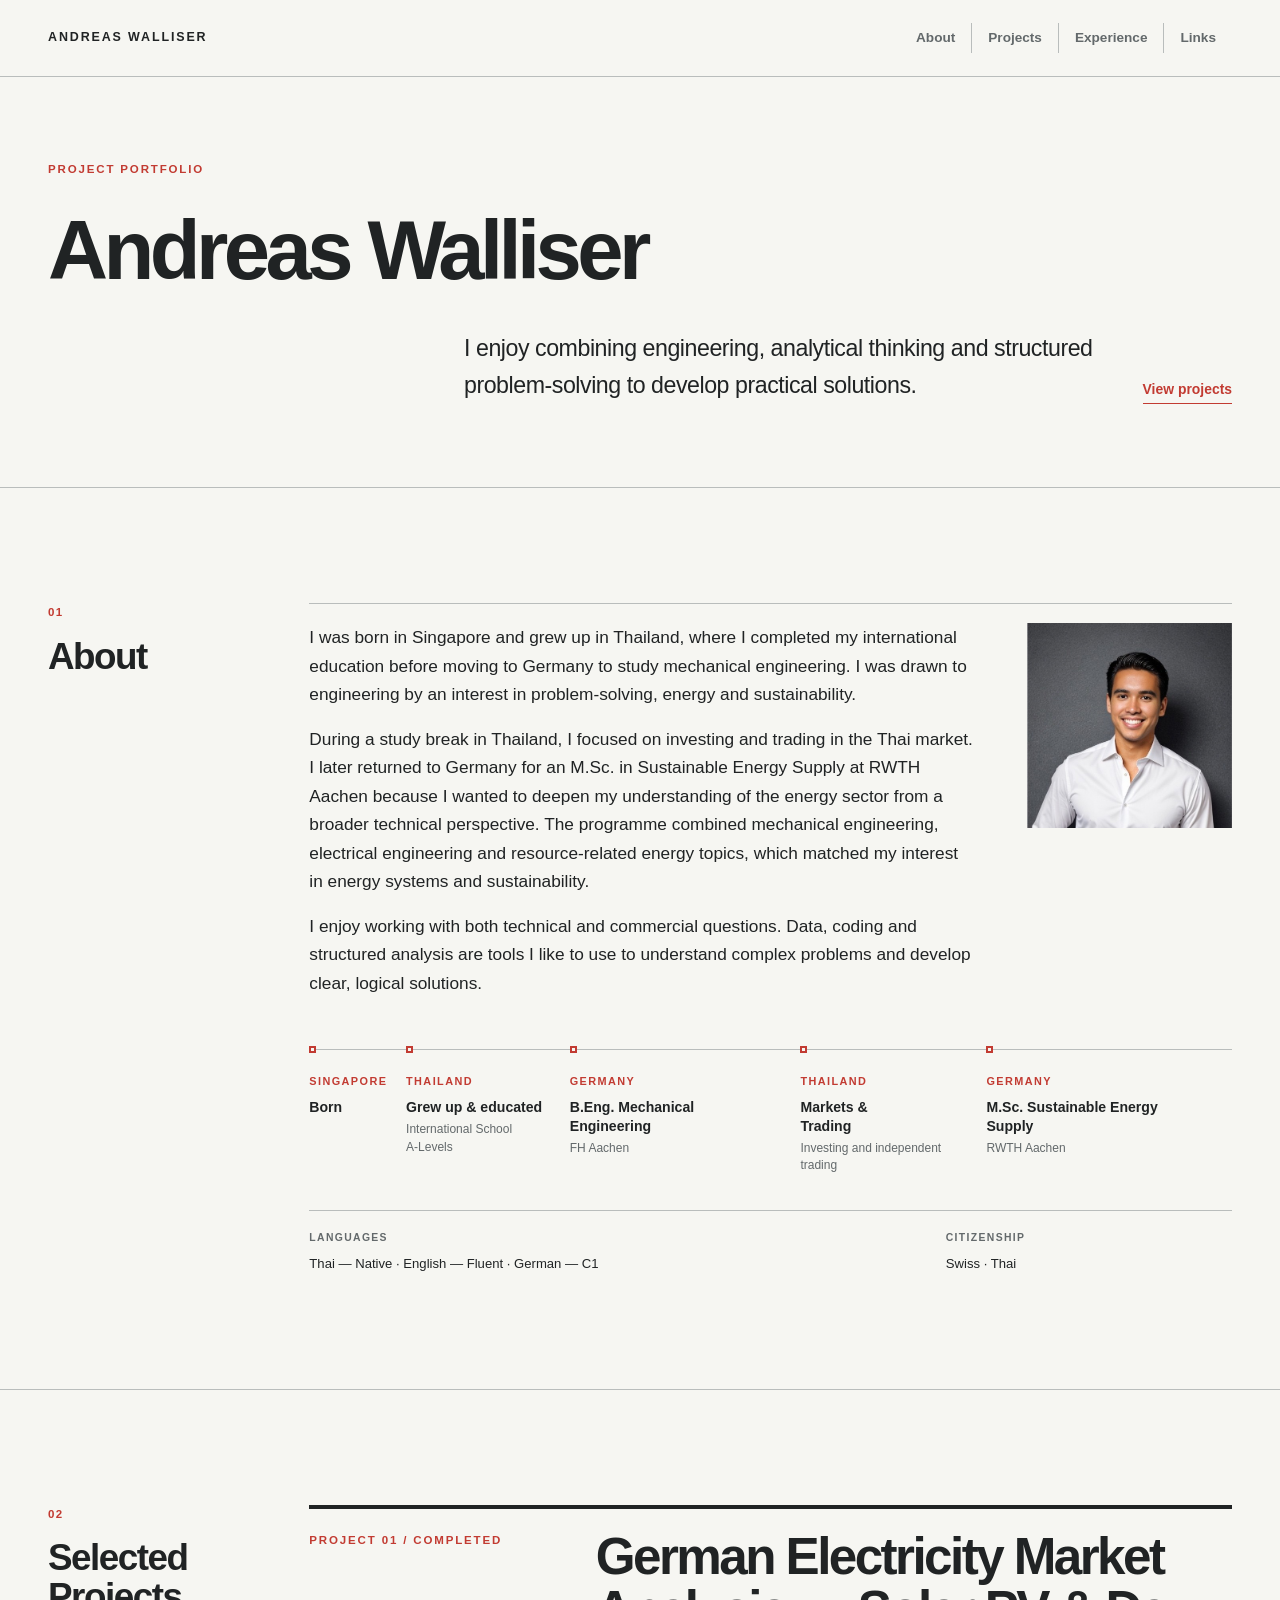
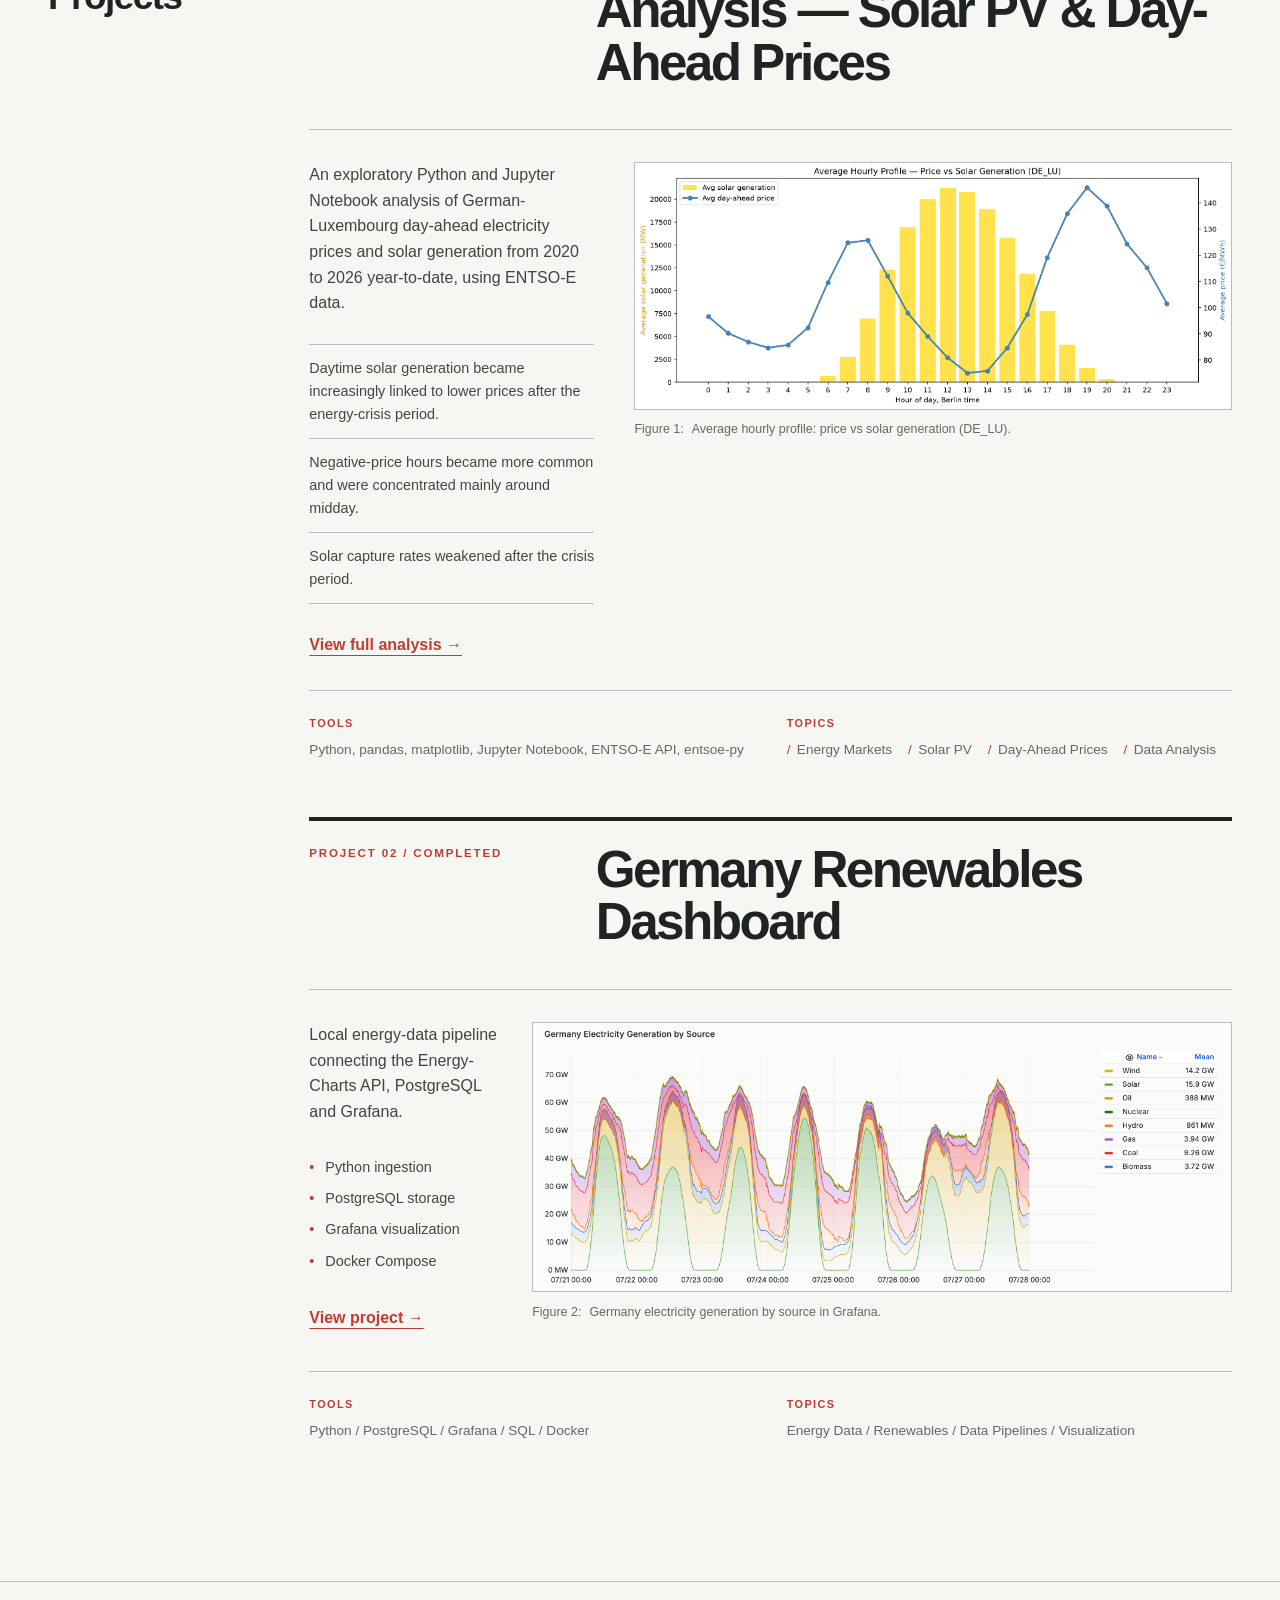
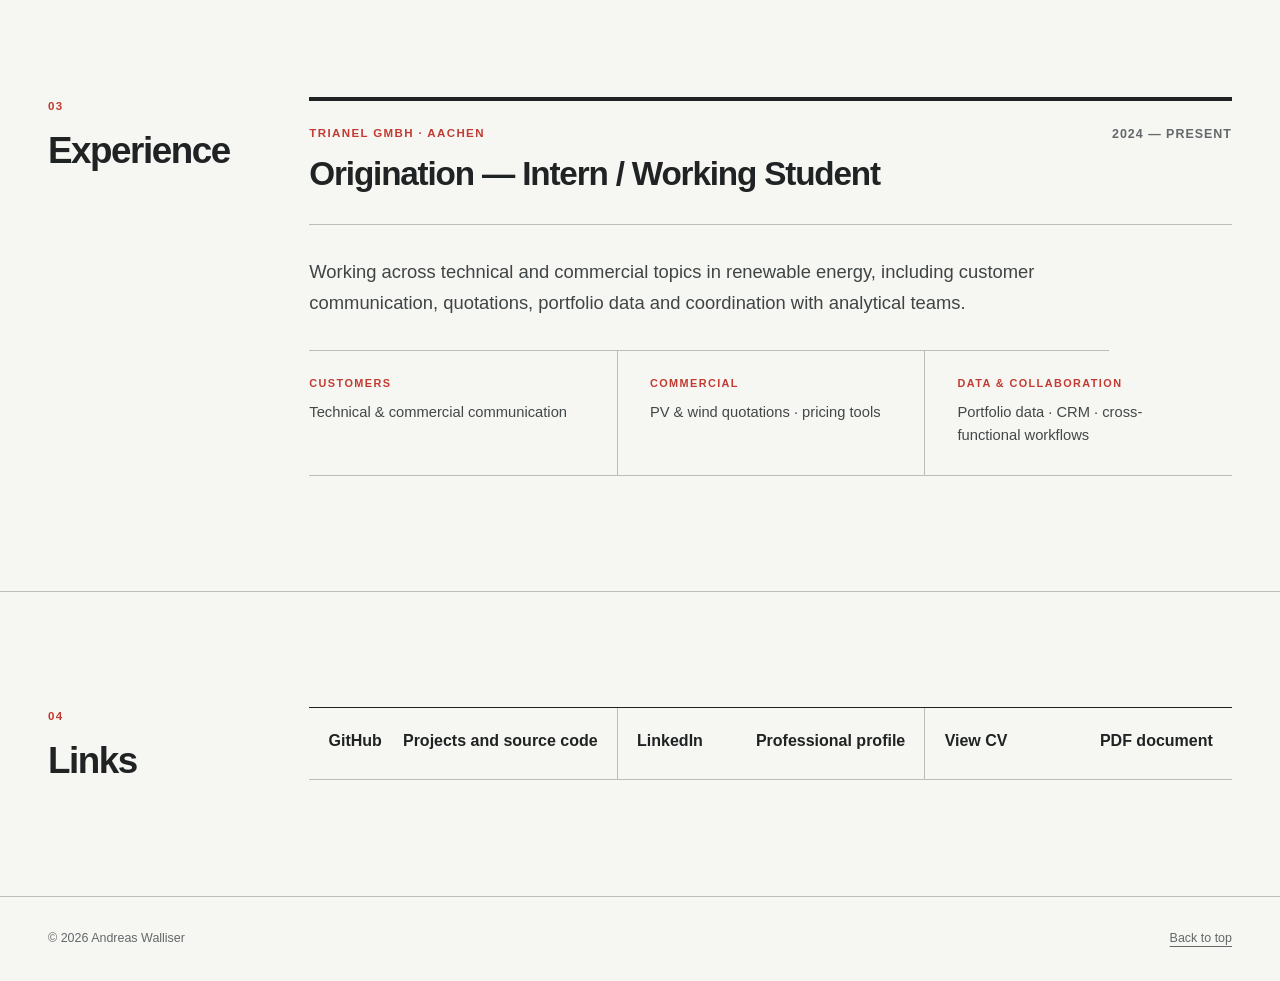
<file: index.html>
<!DOCTYPE html>
<html lang="en">
<head>
  <meta charset="UTF-8" />
  <meta name="viewport" content="width=device-width, initial-scale=1.0" />
  <title>Andreas Walliser — Portfolio</title>
  <meta name="description" content="Portfolio of Andreas Walliser, featuring engineering, sustainable energy and analytical projects." />
  <link rel="stylesheet" href="portfolio-base.css" />
  <link rel="stylesheet" href="portfolio-refinements.css" />
  <link rel="stylesheet" href="portfolio-layout.css?v=20260906-profile" />
</head>
<body class="prototype-a timeline-variation timeline-b" id="top">
  <a class="prototype-skip" href="#main-content">Skip to main content</a>

  <header class="prototype-nav">
    <div class="prototype-nav-inner">
      <a class="prototype-nav-brand" href="#top">Andreas Walliser</a>
      <nav aria-label="Primary navigation">
        <ul class="prototype-nav-list">
          <li><a href="#about">About</a></li>
          <li><a href="#projects">Projects</a></li>
          <li><a href="#experience">Experience</a></li>
          <li><a href="#links">Links</a></li>
        </ul>
      </nav>
    </div>
  </header>

  <main id="main-content">
    <section class="prototype-hero" aria-labelledby="hero-title">
      <div class="prototype-container">
        <p class="hero-kicker">Project portfolio</p>
        <h1 class="hero-title" id="hero-title">Andreas Walliser</h1>
        <div class="hero-side">
          <p class="hero-role">I enjoy combining engineering, analytical thinking and structured problem-solving to develop practical solutions.</p>
          <div class="hero-actions">
            <a class="hero-action" href="#projects">View projects</a>
          </div>
        </div>
      </div>
    </section>

    <section class="prototype-section" id="about" aria-labelledby="about-title">
      <div class="prototype-container section-grid">
        <div class="section-heading">
          <span class="section-index" aria-hidden="true">01</span>
          <h2 id="about-title">About</h2>
        </div>
        <div class="about-story timeline-comparison">
          <div class="about-introduction">
            <div class="about-copy">
              <p>I was born in Singapore and grew up in Thailand, where I completed my international education before moving to Germany to study mechanical engineering. I was drawn to engineering by an interest in problem-solving, energy and sustainability.</p>
              <p>During a study break in Thailand, I focused on investing and trading in the Thai market. I later returned to Germany for an M.Sc. in Sustainable Energy Supply at RWTH Aachen because I wanted to deepen my understanding of the energy sector from a broader technical perspective. The programme combined mechanical engineering, electrical engineering and resource-related energy topics, which matched my interest in energy systems and sustainability.</p>
              <p>I enjoy working with both technical and commercial questions. Data, coding and structured analysis are tools I like to use to understand complex problems and develop clear, logical solutions.</p>
            </div>

            <figure class="about-portrait">
              <img src="assets/profile.jpeg" width="513" height="513" loading="lazy" decoding="async" alt="Portrait of Andreas Walliser" />
            </figure>
          </div>

          <ol class="journey journey-five" aria-label="International and academic journey">
            <li>
              <span class="journey-location">Singapore</span>
              <strong class="journey-stage">Born</strong>
            </li>
            <li>
              <span class="journey-location">Thailand</span>
              <strong class="journey-stage">Grew up &amp; educated</strong>
              <span class="journey-context">International School<br class="journey-desktop-break" /> <span class="journey-nowrap">A-Levels</span></span>
            </li>
            <li>
              <span class="journey-location">Germany</span>
              <strong class="journey-stage">B.Eng. Mechanical Engineering</strong>
              <span class="journey-context">FH Aachen</span>
            </li>
            <li>
              <span class="journey-location">Thailand</span>
              <strong class="journey-stage">Markets &amp;<br class="journey-desktop-break" /> Trading</strong>
              <span class="journey-context">Investing and independent trading</span>
            </li>
            <li>
              <span class="journey-location">Germany</span>
              <strong class="journey-stage">M.Sc. Sustainable Energy Supply</strong>
              <span class="journey-context">RWTH Aachen</span>
            </li>
          </ol>

          <dl class="about-facts" aria-label="Languages and citizenship">
            <div class="about-fact">
              <dt>Languages</dt>
              <dd>Thai — Native · English — Fluent · German — C1</dd>
            </div>
            <div class="about-fact">
              <dt>Citizenship</dt>
              <dd>Swiss · Thai</dd>
            </div>
          </dl>
        </div>
      </div>
    </section>

    <section class="prototype-section" id="projects" aria-labelledby="projects-title">
      <div class="prototype-container section-grid">
        <div class="section-heading">
          <span class="section-index" aria-hidden="true">02</span>
          <h2 id="projects-title">Selected Projects</h2>
        </div>

        <div class="projects-list">
        <article class="project-entry">
          <header class="project-header">
            <p class="project-label">Project 01 / Completed</p>
            <h3 class="project-title">German Electricity Market Analysis — Solar PV &amp; Day-Ahead Prices</h3>
          </header>

          <div class="project-body">
            <div class="project-copy">
              <p class="project-summary">An exploratory Python and Jupyter Notebook analysis of German-Luxembourg day-ahead electricity prices and solar generation from 2020 to 2026 year-to-date, using ENTSO-E data.</p>
              <ul class="finding-list">
                <li>Daytime solar generation became increasingly linked to lower prices after the energy-crisis period.</li>
                <li>Negative-price hours became more common and were concentrated mainly around midday.</li>
                <li>Solar capture rates weakened after the crisis period.</li>
              </ul>
              <a class="analysis-link" href="https://github.com/andreas-walliser/energy-market-price-analysis" target="_blank" rel="noopener noreferrer">View full analysis →</a>
            </div>

            <figure class="project-figure">
              <img src="assets/charts/03_hourly_profile.png" width="1779" height="733" loading="lazy" decoding="async" alt="Average hourly solar generation and day-ahead electricity price in the German-Luxembourg bidding zone" />
              <figcaption>
                <span class="figure-caption-label">Figure 1:</span>
                <span>Average hourly profile: price vs solar generation (DE_LU).</span>
              </figcaption>
            </figure>
          </div>

          <div class="project-meta">
            <div class="meta-group">
              <h4>Tools</h4>
              <p>Python, pandas, matplotlib, Jupyter Notebook, ENTSO-E API, entsoe-py</p>
            </div>
            <div class="meta-group">
              <h4>Topics</h4>
              <ul class="tag-set">
                <li>Energy Markets</li>
                <li>Solar PV</li>
                <li>Day-Ahead Prices</li>
                <li>Data Analysis</li>
              </ul>
            </div>
          </div>
        </article>

        <article class="project-entry project-entry-secondary">
          <header class="project-header">
            <p class="project-label">Project 02 / Completed</p>
            <h3 class="project-title">Germany Renewables Dashboard</h3>
          </header>

          <div class="project-body">
            <div class="project-copy">
              <p class="project-summary">Local energy-data pipeline connecting the Energy-Charts API, PostgreSQL and Grafana.</p>
              <ul class="finding-list implementation-list">
                <li>Python ingestion</li>
                <li>PostgreSQL storage</li>
                <li>Grafana visualization</li>
                <li>Docker Compose</li>
              </ul>
              <a class="analysis-link" href="https://github.com/andreas-walliser/germany-renewables-grafana" target="_blank" rel="noopener noreferrer">View project →</a>
            </div>

            <figure class="project-figure dashboard-figure">
              <img src="assets/projects/germany-renewables-grafana/dashboard2.png" width="2340" height="900" loading="lazy" decoding="async" alt="Grafana chart showing Germany electricity generation by source" />
              <figcaption>
                <span class="figure-caption-label">Figure 2:</span>
                <span>Germany electricity generation by source in Grafana.</span>
              </figcaption>
            </figure>
          </div>

          <div class="project-meta">
            <div class="meta-group">
              <h4>Tools</h4>
              <p>Python / PostgreSQL / Grafana / SQL / Docker</p>
            </div>
            <div class="meta-group">
              <h4>Topics</h4>
              <p>Energy Data / Renewables / Data Pipelines / Visualization</p>
            </div>
          </div>
        </article>
        </div>
      </div>
    </section>

    <section class="prototype-section" id="experience" aria-labelledby="experience-title">
      <div class="prototype-container section-grid">
        <div class="section-heading">
          <span class="section-index" aria-hidden="true">03</span>
          <h2 id="experience-title">Experience</h2>
        </div>

        <article class="experience-entry">
          <header class="experience-header">
            <div>
              <p class="experience-company">Trianel GmbH · Aachen</p>
              <h3 class="experience-role">Origination — Intern / Working Student</h3>
            </div>
            <p class="experience-date">2024 — Present</p>
          </header>

          <p class="experience-summary">Working across technical and commercial topics in renewable energy, including customer communication, quotations, portfolio data and coordination with analytical teams.</p>

          <dl class="experience-areas">
            <div class="experience-area">
              <dt>Customers</dt>
              <dd>Technical &amp; commercial communication</dd>
            </div>
            <div class="experience-area">
              <dt>Commercial</dt>
              <dd>PV &amp; wind quotations · pricing tools</dd>
            </div>
            <div class="experience-area">
              <dt>Data &amp; Collaboration</dt>
              <dd>Portfolio data · CRM · cross-functional workflows</dd>
            </div>
          </dl>
        </article>
      </div>
    </section>

    <section class="prototype-section" id="links" aria-labelledby="links-title">
      <div class="prototype-container section-grid">
        <div class="section-heading">
          <span class="section-index" aria-hidden="true">04</span>
          <h2 id="links-title">Links</h2>
        </div>
        <ul class="profile-list">
          <li><a href="https://github.com/andreas-walliser" target="_blank" rel="noopener noreferrer"><span>GitHub</span><span>Projects and source code</span></a></li>
          <li><a href="https://www.linkedin.com/in/andreas-walliser/" target="_blank" rel="noopener noreferrer"><span>LinkedIn</span><span>Professional profile</span></a></li>
          <li><a href="assets/cv/cv_github.pdf" target="_blank" rel="noopener noreferrer"><span>View CV</span><span>PDF document</span></a></li>
        </ul>
      </div>
    </section>
  </main>

  <footer class="prototype-footer">
    <div class="prototype-container prototype-footer-inner">
      <p>© 2026 Andreas Walliser</p>
      <a href="#top">Back to top</a>
    </div>
  </footer>
</body>
</html>
</file>
<file: portfolio-base.css>
/* Shared prototype foundation */
*,
*::before,
*::after {
  box-sizing: border-box;
}

html {
  scroll-behavior: smooth;
  scroll-padding-top: 5rem;
}

body {
  margin: 0;
  text-rendering: optimizeLegibility;
}

img {
  display: block;
  max-width: 100%;
  height: auto;
}

a {
  color: inherit;
}

a:focus-visible {
  outline: 3px solid currentColor;
  outline-offset: 4px;
}

.prototype-skip {
  position: fixed;
  z-index: 100;
  top: 0.75rem;
  left: 0.75rem;
  padding: 0.65rem 0.85rem;
  background: #ffffff;
  color: #111111;
  font: 700 0.875rem/1.2 Arial, sans-serif;
  transform: translateY(-180%);
}

.prototype-skip:focus {
  transform: translateY(0);
}

.prototype-nav-list,
.finding-list,
.tag-set,
.profile-list {
  margin: 0;
  padding: 0;
  list-style: none;
}

.prototype-nav-inner,
.prototype-container {
  width: min(calc(100% - 3rem), var(--prototype-width));
  margin-inline: auto;
}

.prototype-nav-inner {
  display: flex;
  align-items: center;
  justify-content: space-between;
  gap: 2rem;
}

.prototype-nav-brand {
  font-weight: 700;
  text-decoration: none;
}

.prototype-nav-list {
  display: flex;
  flex-wrap: wrap;
  align-items: center;
}

.prototype-nav-list a,
.hero-action,
.analysis-link,
.figure-link,
.profile-list a,
.prototype-footer a {
  text-underline-offset: 0.3em;
}

.hero-title,
.section-heading h2,
.project-title,
.project-figure,
.project-summary,
.about-text,
.prototype-footer p {
  margin-top: 0;
}

.hero-actions {
  display: flex;
  flex-wrap: wrap;
}

.project-figure {
  margin-inline: 0;
}

.project-figure figcaption {
  display: flex;
  flex-wrap: wrap;
  justify-content: space-between;
  gap: 0.4rem 1.25rem;
}

.project-meta {
  display: grid;
}

.meta-group h4,
.meta-group p {
  margin-top: 0;
}

.tag-set {
  display: flex;
  flex-wrap: wrap;
}

.prototype-footer-inner {
  display: flex;
  align-items: center;
  justify-content: space-between;
  gap: 2rem;
}

.prototype-footer p {
  margin-bottom: 0;
}

/* Prototype A — Swiss / Engineering */
.prototype-a {
  --prototype-width: 74rem;
  --a-paper: #f6f6f2;
  --a-white: #ffffff;
  --a-ink: #202324;
  --a-muted: #63696b;
  --a-line: #b9bdbc;
  --a-red: #c23b32;
  background: var(--a-paper);
  color: var(--a-ink);
  font-family: "Helvetica Neue", Helvetica, Arial, sans-serif;
  font-size: 1rem;
  line-height: 1.6;
}

.prototype-a .prototype-nav {
  border-bottom: 1px solid var(--a-line);
}

.prototype-a .prototype-nav-inner {
  min-height: 4.75rem;
}

.prototype-a .prototype-nav-brand {
  font-size: 0.78rem;
  letter-spacing: 0.15em;
  text-transform: uppercase;
}

.prototype-a .prototype-nav-list {
  gap: 0;
}

.prototype-a .prototype-nav-list li + li {
  border-left: 1px solid var(--a-line);
}

.prototype-a .prototype-nav-list a {
  display: block;
  padding: 0.25rem 1rem;
  color: var(--a-muted);
  font-size: 0.85rem;
  font-weight: 650;
  text-decoration: none;
}

.prototype-a .prototype-nav-list a:hover {
  color: var(--a-red);
}

.prototype-a .prototype-hero {
  padding-block: clamp(5.5rem, 11vw, 9rem);
  border-bottom: 1px solid var(--a-line);
}

.prototype-a .prototype-hero .prototype-container {
  display: grid;
  grid-template-columns: 1fr 2fr;
  gap: 2rem;
  align-items: end;
}

.prototype-a .hero-kicker,
.prototype-a .project-label {
  margin: 0;
  color: var(--a-red);
  font-size: 0.72rem;
  font-weight: 800;
  letter-spacing: 0.16em;
  text-transform: uppercase;
}

.prototype-a .hero-title {
  grid-column: 1 / -1;
  max-width: 10ch;
  margin-bottom: 0.5rem;
  font-size: clamp(4rem, 10vw, 7.8rem);
  font-weight: 650;
  letter-spacing: -0.07em;
  line-height: 0.92;
}

.prototype-a .hero-role {
  margin: 0;
  font-size: clamp(1.05rem, 2.2vw, 1.45rem);
  font-weight: 500;
  letter-spacing: -0.02em;
}

.prototype-a .hero-side {
  grid-column: 2;
  display: flex;
  align-items: flex-end;
  justify-content: space-between;
  gap: 2rem;
}

.prototype-a .hero-actions {
  flex: 0 0 auto;
  gap: 0.75rem;
}

.prototype-a .hero-action {
  display: inline-block;
  padding-bottom: 0.15rem;
  color: var(--a-red);
  border-bottom: 1px solid var(--a-red);
  font-size: 0.87rem;
  font-weight: 750;
  text-decoration: none;
}

.prototype-a .prototype-section {
  padding-block: clamp(5rem, 9vw, 8rem);
  border-bottom: 1px solid var(--a-line);
}

.prototype-a .section-grid {
  display: grid;
  grid-template-columns: minmax(8rem, 1fr) minmax(0, 5fr);
  gap: clamp(2rem, 6vw, 5rem);
}

.prototype-a .section-heading {
  display: grid;
  align-content: start;
  gap: 1rem;
}

.prototype-a .section-index {
  color: var(--a-red);
  font-size: 0.72rem;
  font-weight: 800;
  letter-spacing: 0.12em;
}

.prototype-a .section-heading h2 {
  margin-bottom: 0;
  font-size: clamp(1.55rem, 3vw, 2.3rem);
  font-weight: 600;
  letter-spacing: -0.04em;
  line-height: 1.05;
}

.prototype-a .about-text {
  max-width: 49rem;
  margin-bottom: 0;
  font-size: clamp(1.25rem, 2.4vw, 1.75rem);
  line-height: 1.48;
}

.prototype-a .project-entry {
  border-top: 4px solid var(--a-ink);
}

.prototype-a .project-header {
  display: grid;
  grid-template-columns: 2fr 5fr;
  gap: 2rem;
  padding-block: 1.4rem 2.5rem;
  border-bottom: 1px solid var(--a-line);
}

.prototype-a .project-title {
  grid-column: 2;
  margin-bottom: 0;
  font-size: clamp(2rem, 4vw, 3.25rem);
  font-weight: 600;
  letter-spacing: -0.05em;
  line-height: 1.03;
}

.prototype-a .project-body {
  display: grid;
  grid-template-columns: minmax(14rem, 2fr) minmax(0, 5fr);
  gap: 2rem;
  padding-block: 2rem;
  border-bottom: 1px solid var(--a-line);
}

.prototype-a .project-summary {
  margin-bottom: 1.75rem;
  color: #3f4445;
}

.prototype-a .finding-list {
  border-top: 1px solid var(--a-line);
}

.prototype-a .finding-list li {
  padding-block: 0.75rem;
  color: #424748;
  border-bottom: 1px solid var(--a-line);
  font-size: 0.9rem;
}

.prototype-a .analysis-link {
  display: inline-block;
  margin-top: 1.75rem;
  color: var(--a-red);
  font-weight: 750;
}

.prototype-a .project-figure {
  align-self: start;
  padding-top: 0.5rem;
}

.prototype-a .project-figure img {
  width: 100%;
  background: var(--a-white);
  border: 1px solid var(--a-line);
}

.prototype-a .project-figure figcaption {
  padding-top: 0.65rem;
  color: var(--a-muted);
  font-size: 0.78rem;
}

.prototype-a .figure-link {
  color: var(--a-ink);
  font-weight: 700;
}

.prototype-a .project-meta {
  grid-template-columns: 1fr 1fr;
  gap: 2rem;
  padding-block: 1.5rem;
}

.prototype-a .meta-group h4 {
  margin-bottom: 0.45rem;
  color: var(--a-red);
  font-size: 0.68rem;
  letter-spacing: 0.13em;
  text-transform: uppercase;
}

.prototype-a .meta-group p {
  margin-bottom: 0;
  color: var(--a-muted);
  font-size: 0.85rem;
}

.prototype-a .tag-set {
  gap: 0.35rem 1rem;
}

.prototype-a .tag-set li {
  color: var(--a-muted);
  font-size: 0.85rem;
}

.prototype-a .tag-set li::before {
  margin-right: 0.4rem;
  color: var(--a-red);
  content: "/";
}

.prototype-a .profile-list {
  display: grid;
  grid-template-columns: repeat(3, 1fr);
  border-top: 1px solid var(--a-ink);
}

.prototype-a .profile-list li {
  border-bottom: 1px solid var(--a-line);
}

.prototype-a .profile-list li + li {
  border-left: 1px solid var(--a-line);
}

.prototype-a .profile-list a {
  display: flex;
  justify-content: space-between;
  gap: 1rem;
  padding: 1.2rem;
  font-weight: 700;
  text-decoration: none;
}

.prototype-a .profile-list a:hover {
  background: var(--a-white);
  color: var(--a-red);
}

.prototype-a .prototype-footer {
  padding-block: 2rem;
  color: var(--a-muted);
  font-size: 0.78rem;
}

/* Prototype B — Editorial / Research */
.prototype-b {
  --prototype-width: 66rem;
  --b-paper: #f4f0e8;
  --b-ink: #292522;
  --b-muted: #6f675f;
  --b-line: #c8c0b5;
  --b-accent: #7d3d34;
  background: var(--b-paper);
  color: var(--b-ink);
  font-family: Avenir, "Segoe UI", sans-serif;
  font-size: 1rem;
  line-height: 1.75;
}

.prototype-b .prototype-nav-inner {
  min-height: 5.5rem;
  border-bottom: 1px solid var(--b-line);
}

.prototype-b .prototype-nav-brand {
  font-family: Georgia, "Times New Roman", serif;
  font-size: 1.05rem;
}

.prototype-b .prototype-nav-list {
  gap: 1.75rem;
}

.prototype-b .prototype-nav-list a {
  color: var(--b-muted);
  font-size: 0.8rem;
  letter-spacing: 0.08em;
  text-decoration: none;
  text-transform: uppercase;
}

.prototype-b .prototype-nav-list a:hover {
  color: var(--b-accent);
}

.prototype-b .prototype-hero {
  padding-block: clamp(7rem, 13vw, 11rem);
}

.prototype-b .prototype-hero .prototype-container {
  max-width: 55rem;
}

.prototype-b .hero-kicker,
.prototype-b .project-label {
  margin: 0 0 1rem;
  color: var(--b-accent);
  font-size: 0.75rem;
  letter-spacing: 0.13em;
  text-transform: uppercase;
}

.prototype-b .hero-title {
  max-width: 11ch;
  margin-bottom: 2rem;
  font-family: Georgia, "Times New Roman", serif;
  font-size: clamp(4rem, 9vw, 7rem);
  font-weight: 400;
  letter-spacing: -0.06em;
  line-height: 0.95;
}

.prototype-b .hero-role {
  max-width: 38rem;
  margin-bottom: 2rem;
  color: var(--b-muted);
  font-family: Georgia, "Times New Roman", serif;
  font-size: clamp(1.2rem, 2.4vw, 1.65rem);
  font-style: italic;
  line-height: 1.45;
}

.prototype-b .hero-actions {
  gap: 1rem;
}

.prototype-b .hero-action,
.prototype-b .analysis-link {
  color: var(--b-accent);
  font-size: 0.85rem;
  font-weight: 700;
  letter-spacing: 0.05em;
  text-transform: uppercase;
}

.prototype-b .prototype-section {
  padding-block: clamp(5rem, 10vw, 8rem);
}

.prototype-b .prototype-section + .prototype-section {
  border-top: 1px solid var(--b-line);
}

.prototype-b .section-grid {
  display: grid;
  grid-template-columns: 9rem minmax(0, 1fr);
  gap: clamp(2rem, 7vw, 6rem);
}

.prototype-b .section-heading {
  display: flex;
  flex-direction: column;
  gap: 0.6rem;
}

.prototype-b .section-index {
  color: var(--b-accent);
  font-family: Georgia, "Times New Roman", serif;
  font-size: 2.2rem;
  font-style: italic;
}

.prototype-b .section-heading h2 {
  margin-bottom: 0;
  color: var(--b-muted);
  font-size: 0.72rem;
  font-weight: 700;
  letter-spacing: 0.14em;
  text-transform: uppercase;
}

.prototype-b .about-text {
  max-width: 45rem;
  margin-bottom: 0;
  font-family: Georgia, "Times New Roman", serif;
  font-size: clamp(1.45rem, 2.7vw, 2rem);
  line-height: 1.55;
}

.prototype-b .project-entry {
  position: relative;
}

.prototype-b .project-header {
  padding-bottom: 2.5rem;
}

.prototype-b .project-title {
  max-width: 19ch;
  margin-bottom: 0;
  font-family: Georgia, "Times New Roman", serif;
  font-size: clamp(2.25rem, 5vw, 4.1rem);
  font-weight: 400;
  letter-spacing: -0.045em;
  line-height: 1.04;
}

.prototype-b .project-body {
  display: grid;
  grid-template-columns: minmax(0, 1fr);
  gap: 3rem;
}

.prototype-b .project-copy {
  display: grid;
  grid-template-columns: 1.15fr 0.85fr;
  gap: 3rem;
}

.prototype-b .project-summary {
  margin-bottom: 0;
  font-family: Georgia, "Times New Roman", serif;
  font-size: 1.18rem;
}

.prototype-b .finding-list {
  counter-reset: finding;
  border-top: 1px solid var(--b-line);
}

.prototype-b .finding-list li {
  position: relative;
  padding: 0.75rem 0 0.75rem 2rem;
  color: var(--b-muted);
  border-bottom: 1px solid var(--b-line);
  font-size: 0.88rem;
  counter-increment: finding;
}

.prototype-b .finding-list li::before {
  position: absolute;
  left: 0;
  color: var(--b-accent);
  content: "0" counter(finding);
  font-family: Georgia, "Times New Roman", serif;
  font-style: italic;
}

.prototype-b .analysis-link {
  display: inline-block;
  margin-top: 1.25rem;
}

.prototype-b .project-figure img {
  width: 100%;
  background: #ffffff;
}

.prototype-b .project-figure figcaption {
  padding-top: 0.85rem;
  color: var(--b-muted);
  border-top: 1px solid var(--b-line);
  font-family: Georgia, "Times New Roman", serif;
  font-size: 0.8rem;
  font-style: italic;
}

.prototype-b .figure-link {
  color: var(--b-accent);
  font-family: Avenir, "Segoe UI", sans-serif;
  font-style: normal;
  font-weight: 700;
}

.prototype-b .project-meta {
  grid-template-columns: 1fr 1fr;
  gap: 3rem;
  margin-top: 2.5rem;
  padding-top: 1.5rem;
  border-top: 1px solid var(--b-line);
}

.prototype-b .meta-group h4 {
  margin-bottom: 0.5rem;
  color: var(--b-accent);
  font-size: 0.7rem;
  letter-spacing: 0.1em;
  text-transform: uppercase;
}

.prototype-b .meta-group p,
.prototype-b .tag-set li {
  margin-bottom: 0;
  color: var(--b-muted);
  font-family: Georgia, "Times New Roman", serif;
  font-size: 0.9rem;
  font-style: italic;
}

.prototype-b .tag-set {
  gap: 0.25rem 0.75rem;
}

.prototype-b .tag-set li + li::before {
  margin-right: 0.75rem;
  content: "·";
}

.prototype-b .profile-list {
  border-top: 1px solid var(--b-ink);
}

.prototype-b .profile-list li {
  border-bottom: 1px solid var(--b-line);
}

.prototype-b .profile-list a {
  display: grid;
  grid-template-columns: 10rem 1fr;
  gap: 2rem;
  padding-block: 1rem;
  text-decoration: none;
}

.prototype-b .profile-list a span:first-child {
  font-family: Georgia, "Times New Roman", serif;
  font-size: 1.15rem;
}

.prototype-b .profile-list a span:last-child {
  color: var(--b-muted);
  font-size: 0.83rem;
}

.prototype-b .profile-list a:hover span:first-child {
  color: var(--b-accent);
}

.prototype-b .prototype-footer {
  padding-block: 2.5rem;
  color: var(--b-muted);
  border-top: 1px solid var(--b-line);
  font-family: Georgia, "Times New Roman", serif;
  font-size: 0.8rem;
  font-style: italic;
}

/* Prototype C — Modern Technical */
.prototype-c {
  --prototype-width: 76rem;
  --c-bg: #10181c;
  --c-surface: #172329;
  --c-surface-soft: #1b2a30;
  --c-ink: #edf1f2;
  --c-muted: #acb9bc;
  --c-line: #3a4a50;
  --c-accent: #78b4af;
  background: var(--c-bg);
  color: var(--c-ink);
  font-family: Inter, "Segoe UI", sans-serif;
  font-size: 1rem;
  line-height: 1.65;
}

.prototype-c .prototype-nav {
  background: #0c1316;
  border-bottom: 1px solid var(--c-line);
}

.prototype-c .prototype-nav-inner {
  min-height: 4.5rem;
}

.prototype-c .prototype-nav-brand {
  color: var(--c-accent);
  font-family: ui-monospace, SFMono-Regular, Menlo, Consolas, monospace;
  font-size: 0.78rem;
  letter-spacing: 0.09em;
  text-transform: uppercase;
}

.prototype-c .prototype-nav-list {
  gap: 1.8rem;
}

.prototype-c .prototype-nav-list a {
  color: var(--c-muted);
  font-family: ui-monospace, SFMono-Regular, Menlo, Consolas, monospace;
  font-size: 0.75rem;
  text-decoration: none;
}

.prototype-c .prototype-nav-list a:hover {
  color: var(--c-ink);
}

.prototype-c .prototype-hero {
  padding-block: clamp(6rem, 12vw, 10rem);
  background: #0c1316;
  border-bottom: 1px solid var(--c-line);
}

.prototype-c .prototype-hero .prototype-container {
  display: grid;
  grid-template-columns: minmax(0, 1.6fr) minmax(17rem, 0.7fr);
  gap: clamp(3rem, 8vw, 8rem);
  align-items: end;
}

.prototype-c .hero-kicker,
.prototype-c .project-label {
  margin: 0 0 1.2rem;
  color: var(--c-accent);
  font-family: ui-monospace, SFMono-Regular, Menlo, Consolas, monospace;
  font-size: 0.72rem;
  letter-spacing: 0.12em;
  text-transform: uppercase;
}

.prototype-c .hero-kicker {
  grid-column: 1 / -1;
}

.prototype-c .hero-title {
  grid-column: 1;
  margin-bottom: 0;
  font-size: clamp(4rem, 9vw, 7.4rem);
  font-weight: 620;
  letter-spacing: -0.07em;
  line-height: 0.93;
}

.prototype-c .hero-side {
  grid-column: 2;
  padding-left: 1.5rem;
  border-left: 2px solid var(--c-accent);
}

.prototype-c .hero-role {
  margin: 0 0 1.75rem;
  color: var(--c-muted);
  font-size: 1.15rem;
}

.prototype-c .hero-actions {
  gap: 0.75rem;
}

.prototype-c .hero-action,
.prototype-c .analysis-link {
  display: inline-block;
  padding: 0.6rem 0.85rem;
  color: var(--c-ink);
  border: 1px solid var(--c-line);
  border-radius: 2px;
  font-family: ui-monospace, SFMono-Regular, Menlo, Consolas, monospace;
  font-size: 0.75rem;
  text-decoration: none;
}

.prototype-c .hero-action:hover,
.prototype-c .analysis-link:hover {
  color: #0c1316;
  background: var(--c-accent);
  border-color: var(--c-accent);
}

.prototype-c .prototype-section {
  padding-block: clamp(5rem, 9vw, 8rem);
}

.prototype-c .prototype-section + .prototype-section {
  border-top: 1px solid var(--c-line);
}

.prototype-c .section-grid {
  display: grid;
  grid-template-columns: minmax(12rem, 0.6fr) minmax(0, 2fr);
  gap: clamp(2rem, 6vw, 5rem);
}

.prototype-c .section-heading {
  display: grid;
  align-content: start;
  gap: 0.75rem;
}

.prototype-c .section-index,
.prototype-c .section-heading h2 {
  font-family: ui-monospace, SFMono-Regular, Menlo, Consolas, monospace;
}

.prototype-c .section-index {
  color: var(--c-accent);
  font-size: 0.72rem;
}

.prototype-c .section-heading h2 {
  margin-bottom: 0;
  font-size: 1rem;
  font-weight: 500;
  letter-spacing: 0.06em;
  text-transform: uppercase;
}

.prototype-c .about-text {
  max-width: 50rem;
  margin-bottom: 0;
  color: #d9e0e2;
  font-size: clamp(1.35rem, 2.8vw, 2rem);
  line-height: 1.48;
}

.prototype-c .project-entry {
  background: var(--c-surface);
  border: 1px solid var(--c-line);
  border-radius: 4px;
}

.prototype-c .project-header {
  padding: clamp(1.5rem, 4vw, 2.5rem);
  border-bottom: 1px solid var(--c-line);
}

.prototype-c .project-title {
  max-width: 25ch;
  margin-bottom: 0;
  font-size: clamp(2rem, 4.5vw, 3.4rem);
  font-weight: 580;
  letter-spacing: -0.045em;
  line-height: 1.05;
}

.prototype-c .project-body {
  display: grid;
  grid-template-columns: minmax(16rem, 0.72fr) minmax(0, 1.45fr);
}

.prototype-c .project-copy {
  padding: clamp(1.5rem, 4vw, 2.5rem);
  border-right: 1px solid var(--c-line);
}

.prototype-c .project-summary {
  margin-bottom: 1.75rem;
  color: #d2dbdd;
}

.prototype-c .finding-list {
  display: grid;
  gap: 0.75rem;
}

.prototype-c .finding-list li {
  position: relative;
  padding-left: 1rem;
  color: var(--c-muted);
  font-size: 0.84rem;
}

.prototype-c .finding-list li::before {
  position: absolute;
  top: 0.65em;
  left: 0;
  width: 0.35rem;
  height: 1px;
  background: var(--c-accent);
  content: "";
}

.prototype-c .analysis-link {
  margin-top: 1.75rem;
}

.prototype-c .project-figure {
  margin-bottom: 0;
  padding: clamp(1.5rem, 4vw, 2.5rem);
  background: var(--c-surface-soft);
}

.prototype-c .project-figure img {
  width: 100%;
  background: #ffffff;
  border: 1px solid #5a6669;
}

.prototype-c .project-figure figcaption {
  padding-top: 0.75rem;
  color: var(--c-muted);
  font-family: ui-monospace, SFMono-Regular, Menlo, Consolas, monospace;
  font-size: 0.72rem;
}

.prototype-c .figure-link {
  color: var(--c-accent);
  font-weight: 700;
}

.prototype-c .project-meta {
  grid-template-columns: 1.2fr 1fr;
  gap: 2rem;
  padding: 1.5rem 2.5rem;
  border-top: 1px solid var(--c-line);
}

.prototype-c .meta-group h4 {
  margin-bottom: 0.45rem;
  color: var(--c-accent);
  font-family: ui-monospace, SFMono-Regular, Menlo, Consolas, monospace;
  font-size: 0.67rem;
  font-weight: 500;
  letter-spacing: 0.08em;
  text-transform: uppercase;
}

.prototype-c .meta-group p,
.prototype-c .tag-set li {
  margin-bottom: 0;
  color: var(--c-muted);
  font-family: ui-monospace, SFMono-Regular, Menlo, Consolas, monospace;
  font-size: 0.72rem;
}

.prototype-c .tag-set {
  gap: 0.4rem;
}

.prototype-c .tag-set li {
  padding: 0.25rem 0.45rem;
  border: 1px solid var(--c-line);
  border-radius: 2px;
}

.prototype-c .profile-list {
  display: grid;
  grid-template-columns: repeat(3, 1fr);
  gap: 1rem;
}

.prototype-c .profile-list a {
  display: block;
  padding: 1rem;
  color: var(--c-muted);
  background: var(--c-surface);
  border: 1px solid var(--c-line);
  border-radius: 2px;
  text-decoration: none;
}

.prototype-c .profile-list a span {
  display: block;
}

.prototype-c .profile-list a span:first-child {
  margin-bottom: 0.3rem;
  color: var(--c-ink);
  font-weight: 700;
}

.prototype-c .profile-list a span:last-child {
  font-family: ui-monospace, SFMono-Regular, Menlo, Consolas, monospace;
  font-size: 0.7rem;
}

.prototype-c .profile-list a:hover {
  border-color: var(--c-accent);
}

.prototype-c .prototype-footer {
  padding-block: 2rem;
  color: var(--c-muted);
  background: #0c1316;
  border-top: 1px solid var(--c-line);
  font-family: ui-monospace, SFMono-Regular, Menlo, Consolas, monospace;
  font-size: 0.7rem;
}

/* Prototype D — Ultra Minimal */
.prototype-d {
  --prototype-width: 60rem;
  --d-ink: #141414;
  --d-muted: #656565;
  --d-line: #d5d5d5;
  background: #ffffff;
  color: var(--d-ink);
  font-family: Arial, Helvetica, sans-serif;
  font-size: 1rem;
  line-height: 1.7;
}

.prototype-d .prototype-nav-inner {
  min-height: 4rem;
}

.prototype-d .prototype-nav-brand {
  font-size: 0.8rem;
  letter-spacing: 0.04em;
}

.prototype-d .prototype-nav-list {
  gap: 1.5rem;
}

.prototype-d .prototype-nav-list a {
  color: var(--d-muted);
  font-size: 0.8rem;
  text-decoration: none;
}

.prototype-d .prototype-nav-list a:hover {
  color: var(--d-ink);
}

.prototype-d .prototype-hero {
  padding-block: clamp(8rem, 17vw, 14rem);
}

.prototype-d .hero-kicker {
  display: none;
}

.prototype-d .hero-title {
  max-width: 11ch;
  margin-bottom: 2.5rem;
  font-size: clamp(4rem, 10vw, 7.5rem);
  font-weight: 500;
  letter-spacing: -0.075em;
  line-height: 0.92;
}

.prototype-d .hero-side {
  display: flex;
  align-items: center;
  justify-content: space-between;
  gap: 2rem;
  padding-top: 1.25rem;
  border-top: 1px solid var(--d-ink);
}

.prototype-d .hero-role {
  max-width: 36rem;
  margin: 0;
  color: var(--d-muted);
  font-size: 1rem;
}

.prototype-d .hero-actions {
  flex: 0 0 auto;
}

.prototype-d .hero-action,
.prototype-d .analysis-link {
  font-size: 0.84rem;
  font-weight: 700;
}

.prototype-d .prototype-section {
  padding-block: clamp(5.5rem, 11vw, 9rem);
  border-top: 1px solid var(--d-line);
}

.prototype-d .section-grid {
  display: grid;
  grid-template-columns: 10rem minmax(0, 1fr);
  gap: clamp(2rem, 7vw, 6rem);
}

.prototype-d .section-heading {
  display: grid;
  align-content: start;
  gap: 0.3rem;
}

.prototype-d .section-index {
  color: var(--d-muted);
  font-size: 0.72rem;
}

.prototype-d .section-heading h2 {
  margin-bottom: 0;
  font-size: 0.78rem;
  font-weight: 700;
  letter-spacing: 0.1em;
  text-transform: uppercase;
}

.prototype-d .about-text {
  max-width: 43rem;
  margin-bottom: 0;
  font-size: clamp(1.35rem, 2.7vw, 1.9rem);
  letter-spacing: -0.025em;
  line-height: 1.5;
}

.prototype-d .project-label {
  margin: 0 0 1.25rem;
  color: var(--d-muted);
  font-size: 0.72rem;
  letter-spacing: 0.08em;
  text-transform: uppercase;
}

.prototype-d .project-title {
  max-width: 20ch;
  margin-bottom: 2rem;
  font-size: clamp(2.2rem, 5vw, 4rem);
  font-weight: 500;
  letter-spacing: -0.055em;
  line-height: 1.05;
}

.prototype-d .project-body {
  display: grid;
  gap: 3.5rem;
}

.prototype-d .project-copy {
  max-width: 44rem;
}

.prototype-d .project-summary {
  margin-bottom: 1.75rem;
  font-size: 1.08rem;
}

.prototype-d .finding-list {
  border-top: 1px solid var(--d-line);
}

.prototype-d .finding-list li {
  padding-block: 0.8rem;
  color: var(--d-muted);
  border-bottom: 1px solid var(--d-line);
  font-size: 0.88rem;
}

.prototype-d .analysis-link {
  display: inline-block;
  margin-top: 1.5rem;
}

.prototype-d .project-figure img {
  width: 100%;
}

.prototype-d .project-figure figcaption {
  padding-top: 0.65rem;
  color: var(--d-muted);
  font-size: 0.76rem;
}

.prototype-d .figure-link {
  color: var(--d-ink);
}

.prototype-d .project-meta {
  grid-template-columns: 1fr 1fr;
  gap: 2rem;
  margin-top: 2.5rem;
  padding-top: 1.25rem;
  border-top: 1px solid var(--d-line);
}

.prototype-d .meta-group h4 {
  margin-bottom: 0.35rem;
  font-size: 0.68rem;
  letter-spacing: 0.08em;
  text-transform: uppercase;
}

.prototype-d .meta-group p,
.prototype-d .tag-set li {
  margin-bottom: 0;
  color: var(--d-muted);
  font-size: 0.8rem;
}

.prototype-d .tag-set {
  gap: 0;
}

.prototype-d .tag-set li + li::before {
  margin-right: 0.4rem;
  content: ",";
}

.prototype-d .tag-set li + li {
  margin-left: 0.4rem;
}

.prototype-d .profile-list {
  display: flex;
  flex-wrap: wrap;
  gap: 1.25rem 2.5rem;
}

.prototype-d .profile-list a {
  font-weight: 700;
}

.prototype-d .profile-list a span:last-child {
  display: none;
}

.prototype-d .prototype-footer {
  padding-block: 2rem;
  color: var(--d-muted);
  border-top: 1px solid var(--d-line);
  font-size: 0.75rem;
}

/* Responsive behavior */
@media (max-width: 58rem) {
  .prototype-a .prototype-hero .prototype-container,
  .prototype-b .section-grid,
  .prototype-c .prototype-hero .prototype-container,
  .prototype-c .section-grid,
  .prototype-d .section-grid {
    grid-template-columns: 1fr;
  }

  .prototype-a .hero-role,
  .prototype-a .hero-actions,
  .prototype-a .hero-side,
  .prototype-c .hero-title,
  .prototype-c .hero-side {
    grid-column: 1;
  }

  .prototype-a .hero-side {
    flex-direction: column;
    align-items: flex-start;
  }

  .prototype-a .section-grid {
    grid-template-columns: 7rem minmax(0, 1fr);
  }

  .prototype-b .section-grid,
  .prototype-c .section-grid,
  .prototype-d .section-grid {
    gap: 2.5rem;
  }

  .prototype-b .section-heading,
  .prototype-c .section-heading,
  .prototype-d .section-heading {
    grid-template-columns: auto 1fr;
    flex-direction: row;
    align-items: baseline;
  }

  .prototype-c .project-body {
    grid-template-columns: 1fr;
  }

  .prototype-c .project-copy {
    border-right: 0;
    border-bottom: 1px solid var(--c-line);
  }
}

@media (max-width: 42rem) {
  .prototype-nav-inner,
  .prototype-container {
    width: min(calc(100% - 2rem), var(--prototype-width));
  }

  .prototype-nav-inner {
    min-height: auto !important;
    padding-block: 1rem;
    flex-direction: column;
    align-items: flex-start;
    gap: 0.6rem;
  }

  .prototype-a .prototype-nav-list li + li {
    border-left: 0;
  }

  .prototype-a .prototype-nav-list a {
    padding: 0.15rem 1rem 0.15rem 0;
  }

  .prototype-a .section-grid,
  .prototype-a .project-header,
  .prototype-a .project-body,
  .prototype-b .project-copy,
  .prototype-a .project-meta,
  .prototype-b .project-meta,
  .prototype-c .project-meta,
  .prototype-d .project-meta {
    grid-template-columns: 1fr;
  }

  .prototype-a .project-title {
    grid-column: 1;
  }

  .prototype-a .profile-list,
  .prototype-c .profile-list {
    grid-template-columns: 1fr;
  }

  .prototype-a .profile-list li + li {
    border-left: 0;
  }

  .prototype-b .profile-list a {
    grid-template-columns: 1fr;
    gap: 0.1rem;
  }

  .prototype-c .project-meta {
    padding-inline: 1.5rem;
  }

  .prototype-d .hero-side {
    flex-direction: column;
    align-items: flex-start;
  }

  .prototype-footer-inner {
    align-items: flex-start;
  }
}

@media (prefers-reduced-motion: reduce) {
  html {
    scroll-behavior: auto;
  }
}
</file>
<file: portfolio-refinements.css>
/* Prototype A refinements: personal journey and second project */
.prototype-a .about-story {
  min-width: 0;
}

.prototype-a .about-intro {
  max-width: 48rem;
  margin: 0;
  font-size: clamp(1.25rem, 2.4vw, 1.75rem);
  letter-spacing: -0.025em;
  line-height: 1.48;
}

.prototype-a .journey {
  display: grid;
  grid-template-columns: repeat(4, minmax(0, 1fr));
  gap: 0;
  margin: 3.5rem 0 0;
  padding: 1.4rem 0 0;
  border-top: 1px solid var(--a-line);
  list-style: none;
}

.prototype-a .journey li {
  position: relative;
  min-width: 0;
  padding-right: clamp(1rem, 3vw, 2.5rem);
}

.prototype-a .journey li::before {
  position: absolute;
  top: calc(-1.4rem - 4px);
  left: 0;
  width: 7px;
  height: 7px;
  background: var(--a-paper);
  border: 2px solid var(--a-red);
  content: "";
}

.prototype-a .journey-location,
.prototype-a .journey-stage,
.prototype-a .journey-context {
  display: block;
}

.prototype-a .journey-location {
  margin-bottom: 0.55rem;
  color: var(--a-red);
  font-size: 0.68rem;
  font-weight: 800;
  letter-spacing: 0.13em;
  text-transform: uppercase;
}

.prototype-a .journey-stage {
  margin-bottom: 0.35rem;
  font-size: 0.92rem;
  font-weight: 700;
  line-height: 1.3;
}

.prototype-a .journey-context {
  color: var(--a-muted);
  font-size: 0.78rem;
  line-height: 1.45;
}

.prototype-a .project-entry + .project-entry {
  margin-top: clamp(5rem, 10vw, 8rem);
}

.prototype-a .dashboard-figure {
  align-self: center;
}

.prototype-a .dashboard-figure img {
  background: #111418;
}

@media (max-width: 48rem) {
  .prototype-a .journey {
    grid-template-columns: 1fr;
    gap: 2.25rem;
    padding: 0 0 0 1.5rem;
    border-top: 0;
    border-left: 1px solid var(--a-line);
  }

  .prototype-a .journey li {
    padding-right: 0;
  }

  .prototype-a .journey li::before {
    top: 0.2rem;
    left: calc(-1.5rem - 4px);
  }
}
</file>
<file: portfolio-layout.css>
/* Prototype A — local About timeline comparison pages */
.prototype-a.timeline-variation .timeline-comparison {
  min-width: 0;
}

.prototype-a.timeline-b .prototype-hero {
  padding-block: clamp(3.5rem, 6.5vw, 5.5rem);
}

.prototype-a.timeline-b .hero-title {
  max-width: none;
  font-size: clamp(2.6rem, 6.5vw, 5.25rem);
  letter-spacing: -0.055em;
  line-height: 0.95;
  white-space: nowrap;
}

.prototype-a.timeline-variation .intro-options {
  margin: 0 0 3.75rem;
}

.prototype-a.timeline-variation .comparison-label {
  margin: 0 0 0.85rem;
  color: var(--a-red);
  font-size: 0.67rem;
  font-weight: 800;
  letter-spacing: 0.13em;
  text-transform: uppercase;
}

.prototype-a.timeline-variation .intro-options-grid {
  display: grid;
  grid-template-columns: repeat(3, minmax(0, 1fr));
  border-top: 1px solid var(--a-line);
  border-bottom: 1px solid var(--a-line);
}

.prototype-a.timeline-variation .intro-option {
  display: grid;
  grid-template-columns: auto 1fr;
  gap: 0.85rem;
  align-items: start;
  min-width: 0;
  padding: 1.15rem clamp(1rem, 2vw, 1.5rem);
}

.prototype-a.timeline-variation .intro-option + .intro-option {
  border-left: 1px solid var(--a-line);
}

.prototype-a.timeline-variation .intro-option-index {
  color: var(--a-red);
  font-size: 0.65rem;
  font-weight: 800;
  letter-spacing: 0.08em;
  line-height: 1.55;
}

.prototype-a.timeline-variation .intro-option p {
  margin: 0;
  font-size: clamp(0.9rem, 1.2vw, 1rem);
  line-height: 1.55;
}

.prototype-a.timeline-b .about-introduction {
  display: grid;
  grid-template-columns: minmax(0, 1fr) clamp(10rem, 16vw, 13rem);
  gap: clamp(2rem, 4vw, 3.5rem);
  align-items: start;
  margin: 0 0 3.25rem;
  padding-top: 1.2rem;
  border-top: 1px solid var(--a-line);
}

.prototype-a.timeline-b .about-copy {
  min-width: 0;
  max-width: 52rem;
}

.prototype-a.timeline-b .about-copy p {
  max-width: 49rem;
  margin: 0;
  font-size: clamp(0.98rem, 1.35vw, 1.08rem);
  line-height: 1.65;
}

.prototype-a.timeline-b .about-copy p + p {
  margin-top: 1rem;
}

.prototype-a.timeline-b .about-portrait {
  min-width: 0;
  margin: 0;
}

.prototype-a.timeline-b .about-portrait img {
  display: block;
  width: 100%;
  max-width: 100%;
  height: auto;
}

.prototype-a.timeline-variation .journey-five {
  grid-template-columns: repeat(5, minmax(0, 1fr));
  margin-top: 0;
}

.prototype-a.timeline-b .journey-five {
  grid-template-columns:
    minmax(5.75rem, 0.65fr)
    minmax(9.25rem, 1.1fr)
    minmax(12rem, 1.55fr)
    minmax(10rem, 1.25fr)
    minmax(12.25rem, 1.65fr);
}

.prototype-a.timeline-variation .journey-five li {
  min-height: 6.75rem;
  padding-right: clamp(0.75rem, 2vw, 1.75rem);
}

.prototype-a.timeline-b .journey-five li {
  display: block;
  min-height: 0;
}

.prototype-a.timeline-variation .journey-five .journey-location {
  margin-bottom: 0.5rem;
}

.prototype-a.timeline-variation .journey-five .journey-stage {
  margin-bottom: 0.3rem;
  font-size: 0.88rem;
}

.prototype-a.timeline-variation .journey-five .journey-context {
  font-size: 0.75rem;
}

.prototype-a.timeline-b .journey-five .journey-location {
  margin-bottom: 0.5rem;
}

.prototype-a.timeline-b .journey-five .journey-stage {
  margin-bottom: 0.3rem;
}

.prototype-a.timeline-b .journey-nowrap {
  white-space: nowrap;
}

.prototype-a.timeline-b .about-facts {
  display: grid;
  grid-template-columns: minmax(0, 2fr) minmax(0, 1fr);
  gap: clamp(2rem, 5vw, 5rem);
  margin: 2.25rem 0 0;
  padding: 1.15rem 0 0;
  border-top: 1px solid var(--a-line);
}

.prototype-a.timeline-b .about-fact {
  min-width: 0;
}

.prototype-a.timeline-b .about-fact dt {
  margin: 0 0 0.45rem;
  color: var(--a-muted);
  font-size: 0.65rem;
  font-weight: 800;
  letter-spacing: 0.13em;
  text-transform: uppercase;
}

.prototype-a.timeline-b .about-fact dd {
  margin: 0;
  font-size: 0.82rem;
  line-height: 1.5;
}

.prototype-a.timeline-b #projects {
  --project-column-gap: 2rem;
  --project-primary-column-gap: 2.5rem;
  --project-content-padding: 2rem;
  --project-caption-gap: 0.65rem;
  --project-cta-gap: 1.75rem;
  --project-meta-padding: 1.5rem;
}

.prototype-a.timeline-b #projects .project-body {
  padding-block: var(--project-content-padding);
}

.prototype-a.timeline-b #projects .project-entry:not(.project-entry-secondary) .project-body {
  grid-template-columns: minmax(17rem, 2.1fr) minmax(0, 4.4fr);
  gap: var(--project-primary-column-gap);
}

.prototype-a.timeline-b #projects .project-entry-secondary .project-body {
  grid-template-columns: minmax(11.5rem, 1.5fr) minmax(0, 5.5fr);
  gap: var(--project-column-gap);
}

.prototype-a.timeline-b #projects .projects-list {
  grid-column: 2;
  display: grid;
  grid-template-columns: minmax(0, 1fr);
  row-gap: 2rem;
  min-width: 0;
}

.prototype-a.timeline-b #projects .projects-list > .project-entry {
  grid-column: 1;
  min-width: 0;
}

.prototype-a.timeline-b #projects .projects-list > .project-entry + .project-entry {
  margin-top: 0;
}

.prototype-a.timeline-b #projects .project-header,
.prototype-a.timeline-b #projects .project-body,
.prototype-a.timeline-b #projects .project-meta,
.prototype-a.timeline-b #projects .project-copy,
.prototype-a.timeline-b #projects .project-figure,
.prototype-a.timeline-b #projects .project-figure figcaption {
  min-width: 0;
}

.prototype-a.timeline-b #projects .project-header > *,
.prototype-a.timeline-b #projects .project-body > *,
.prototype-a.timeline-b #projects .project-meta > * {
  min-width: 0;
}

.prototype-a.timeline-b .project-entry-secondary .implementation-list {
  margin-top: 1.4rem;
  border-top: 0;
}

.prototype-a.timeline-b .project-entry-secondary .implementation-list li {
  position: relative;
  padding: 0.25rem 0 0.25rem 1rem;
  border-bottom: 0;
}

.prototype-a.timeline-b .project-entry-secondary .implementation-list li::before {
  position: absolute;
  left: 0;
  color: var(--a-red);
  content: "•";
}

.prototype-a.timeline-b #projects .project-figure {
  align-self: start;
  width: 100%;
  max-width: 100%;
  padding-top: 0;
}

.prototype-a.timeline-b #projects .project-figure img {
  display: block;
  width: 100%;
  max-width: 100%;
  height: auto;
  object-fit: contain;
}

.prototype-a.timeline-b #projects .project-figure figcaption {
  display: grid;
  grid-template-columns: max-content minmax(0, 1fr);
  column-gap: 0.5rem;
  margin: 0;
  padding-top: var(--project-caption-gap);
  color: var(--a-muted);
  font-size: 0.78rem;
  line-height: 1.6;
  text-align: left;
}

.prototype-a.timeline-b #projects .analysis-link {
  margin-top: var(--project-cta-gap);
}

.prototype-a.timeline-b #projects .project-meta {
  gap: var(--project-column-gap);
  padding-block: var(--project-meta-padding);
}

.prototype-a.timeline-b #experience .experience-entry {
  grid-column: 2;
  min-width: 0;
  border-top: 4px solid var(--a-ink);
}

.prototype-a.timeline-b #experience .experience-header {
  display: grid;
  grid-template-columns: minmax(0, 5fr) minmax(9rem, 2fr);
  align-items: start;
  gap: 2rem;
  padding-block: 1.4rem 2rem;
  border-bottom: 1px solid var(--a-line);
}

.prototype-a.timeline-b #experience .experience-company {
  margin: 0 0 0.85rem;
  color: var(--a-red);
  font-size: 0.72rem;
  font-weight: 800;
  letter-spacing: 0.12em;
  text-transform: uppercase;
}

.prototype-a.timeline-b #experience .experience-role {
  margin: 0;
  font-size: clamp(1.5rem, 2.6vw, 2.15rem);
  font-weight: 600;
  letter-spacing: -0.035em;
  line-height: 1.1;
}

.prototype-a.timeline-b #experience .experience-date {
  margin: 0;
  padding-top: 0.1rem;
  color: var(--a-muted);
  font-size: 0.78rem;
  font-weight: 750;
  letter-spacing: 0.08em;
  text-align: right;
  text-transform: uppercase;
}

.prototype-a.timeline-b #experience .experience-summary {
  max-width: 50rem;
  margin: 0;
  padding-block: 2rem;
  color: #3f4445;
  border-bottom: 1px solid var(--a-line);
  font-size: clamp(1rem, 1.5vw, 1.15rem);
  line-height: 1.65;
}

.prototype-a.timeline-b #experience .experience-areas {
  display: grid;
  grid-template-columns: repeat(3, minmax(0, 1fr));
  margin: 0;
  padding: 0;
  border-bottom: 1px solid var(--a-line);
}

.prototype-a.timeline-b #experience .experience-area {
  min-width: 0;
  padding: 1.5rem 2rem 1.75rem 0;
}

.prototype-a.timeline-b #experience .experience-area + .experience-area {
  padding-left: 2rem;
  border-left: 1px solid var(--a-line);
}

.prototype-a.timeline-b #experience .experience-area dt {
  margin: 0 0 0.55rem;
  color: var(--a-red);
  font-size: 0.68rem;
  font-weight: 800;
  letter-spacing: 0.13em;
  text-transform: uppercase;
}

.prototype-a.timeline-b #experience .experience-area dd {
  margin: 0;
  color: #424748;
  font-size: 0.92rem;
  line-height: 1.55;
}

@media (max-width: 68rem) {
  .prototype-a.timeline-b .journey-desktop-break {
    display: none;
  }

  .prototype-a.timeline-b .journey-five {
    grid-template-columns: 1fr;
    gap: 2.25rem;
    padding: 0 0 0 1.5rem;
    border-top: 0;
    border-left: 1px solid var(--a-line);
  }

  .prototype-a.timeline-b .journey-five li {
    display: block;
    min-height: 0;
    padding-right: 0;
  }

  .prototype-a.timeline-b .journey-five li::before {
    top: 0.2rem;
    left: calc(-1.5rem - 4px);
  }

  .prototype-a.timeline-b .journey-five .journey-location {
    margin-bottom: 0.5rem;
  }

  .prototype-a.timeline-b .journey-five .journey-stage {
    margin-bottom: 0.3rem;
  }

  .prototype-a.timeline-b .about-facts {
    margin-top: 2.5rem;
  }
}

@media (max-width: 64rem) and (min-width: 48.0625rem) {
  .prototype-a.timeline-variation #about .section-grid {
    grid-template-columns: 1fr;
    gap: 2.5rem;
  }
}

@media (max-width: 58rem) {
  .prototype-a.timeline-b #projects .project-entry:not(.project-entry-secondary) .project-body,
  .prototype-a.timeline-b #projects .project-entry-secondary .project-body {
    grid-template-columns: 1fr;
    gap: var(--project-column-gap);
  }

  .prototype-a.timeline-b #experience .experience-header,
  .prototype-a.timeline-b #experience .experience-areas {
    grid-template-columns: 1fr;
  }

  .prototype-a.timeline-b #experience .experience-header {
    gap: 1rem;
  }

  .prototype-a.timeline-b #experience .experience-date {
    text-align: left;
  }

  .prototype-a.timeline-b #experience .experience-area {
    padding: 1.25rem 0;
  }

  .prototype-a.timeline-b #experience .experience-area + .experience-area {
    padding-left: 0;
    border-top: 1px solid var(--a-line);
    border-left: 0;
  }
}

@media (max-width: 48rem) {
  .prototype-a.timeline-b .about-introduction {
    grid-template-columns: minmax(0, 1fr);
    gap: 1.75rem;
    margin-bottom: 3.25rem;
  }

  .prototype-a.timeline-b .about-portrait {
    width: min(100%, 12rem);
  }

  .prototype-a.timeline-variation .intro-options {
    margin-bottom: 3.25rem;
  }

  .prototype-a.timeline-variation .intro-options-grid {
    grid-template-columns: 1fr;
  }

  .prototype-a.timeline-variation .intro-option + .intro-option {
    border-top: 1px solid var(--a-line);
    border-left: 0;
  }

  .prototype-a.timeline-variation .journey-five {
    grid-template-columns: 1fr;
  }

  .prototype-a.timeline-variation .journey-five li {
    min-height: 0;
    padding-right: 0;
  }

  .prototype-a.timeline-b .about-facts {
    grid-template-columns: 1fr;
    gap: 1.25rem;
  }

}

@media (max-width: 42rem) {
  .prototype-a.timeline-b #projects .projects-list {
    row-gap: 1.75rem;
  }

  .prototype-a.timeline-b #projects .projects-list,
  .prototype-a.timeline-b #experience .experience-entry {
    grid-column: 1;
  }
}
</file>
